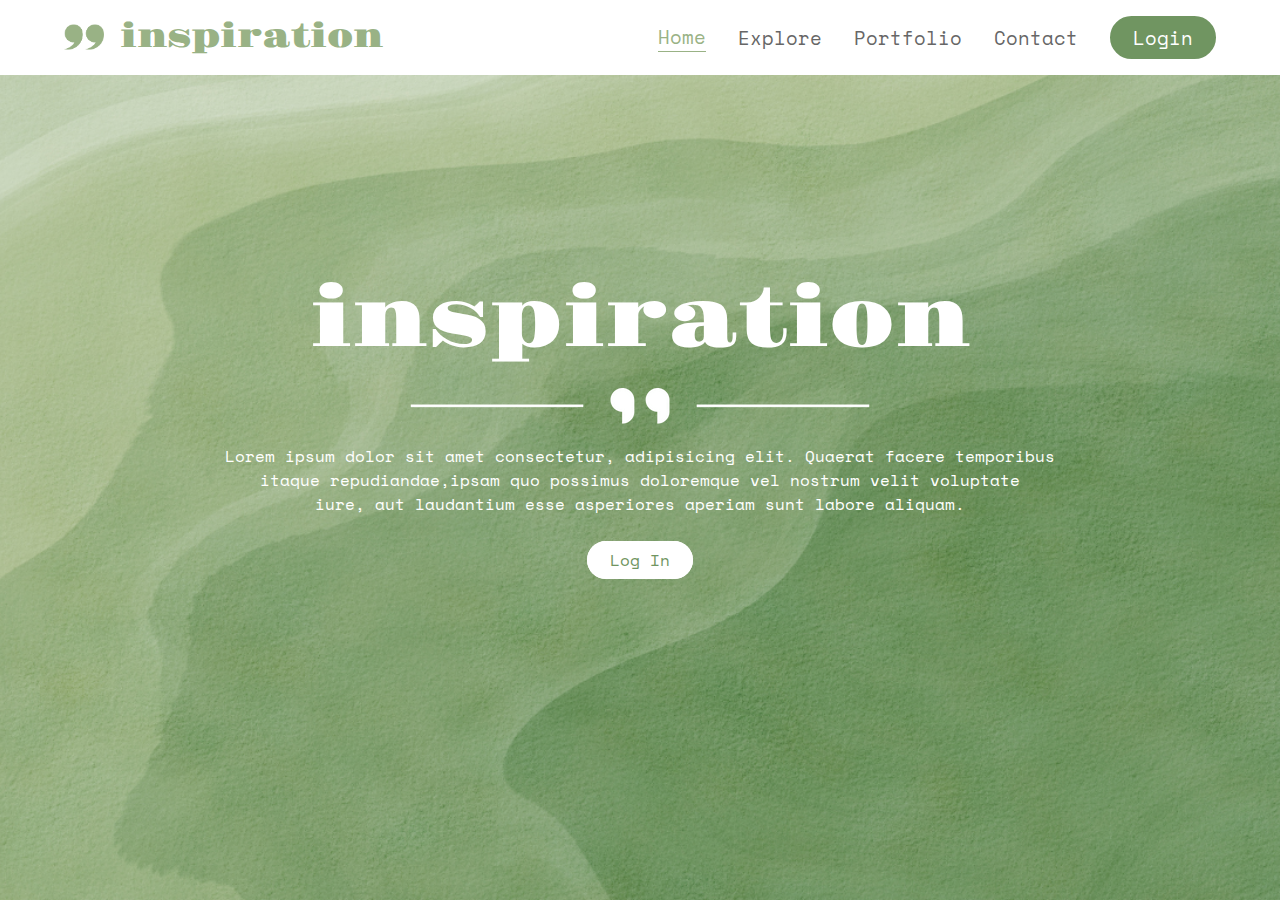
<file: index.html>
<!DOCTYPE html>
<html lang="en">

<head>
    <meta charset="UTF-8">
    <meta name="viewport" content="width=device-width, initial-scale=1.0">
    <title>inspiration</title>

    <link rel="icon" href="assets/images/logo.png" type="image/x-icon">

    <link rel="stylesheet" href="assets/css/index.css">
</head>

<body>
    <!-- Header Section Start -->

    <header class="header">
        <div class="headerIcon">
            <img class="headerIconImg" src="assets/images/logo.png" alt="logo">
            <h1 class="headerIconText">inspiration</h1>
        </div>
        <div class="headerNavLinks">
            <a href="#" class="link active">Home</a>
            <a href="#" class="link">Explore</a>
            <a href="#" class="link">Portfolio</a>
            <a href="#" class="link">Contact</a>
            <a href="login.html" class="buttonLogin">Login</a>
        </div>
    </header>

    <!-- Header Section End -->

    <section class="homeSection">
        <div class="content">
            <h1 class="title">inspiration</h1>
            <img class="quoteline" src="assets/images/quote-line.png" alt="quote-line">
            <p class="paragraph">Lorem ipsum dolor sit amet consectetur, adipisicing elit. Quaerat facere temporibus<br> itaque repudiandae,ipsam quo possimus doloremque vel nostrum velit voluptate <br>iure, aut laudantium esse asperiores aperiam sunt labore aliquam.</p>
            <a href="#" class="exploreButton">Log In</a>
        </div>
    </section>

    <!-- Home Section Start -->
</body>

</html>
</file>
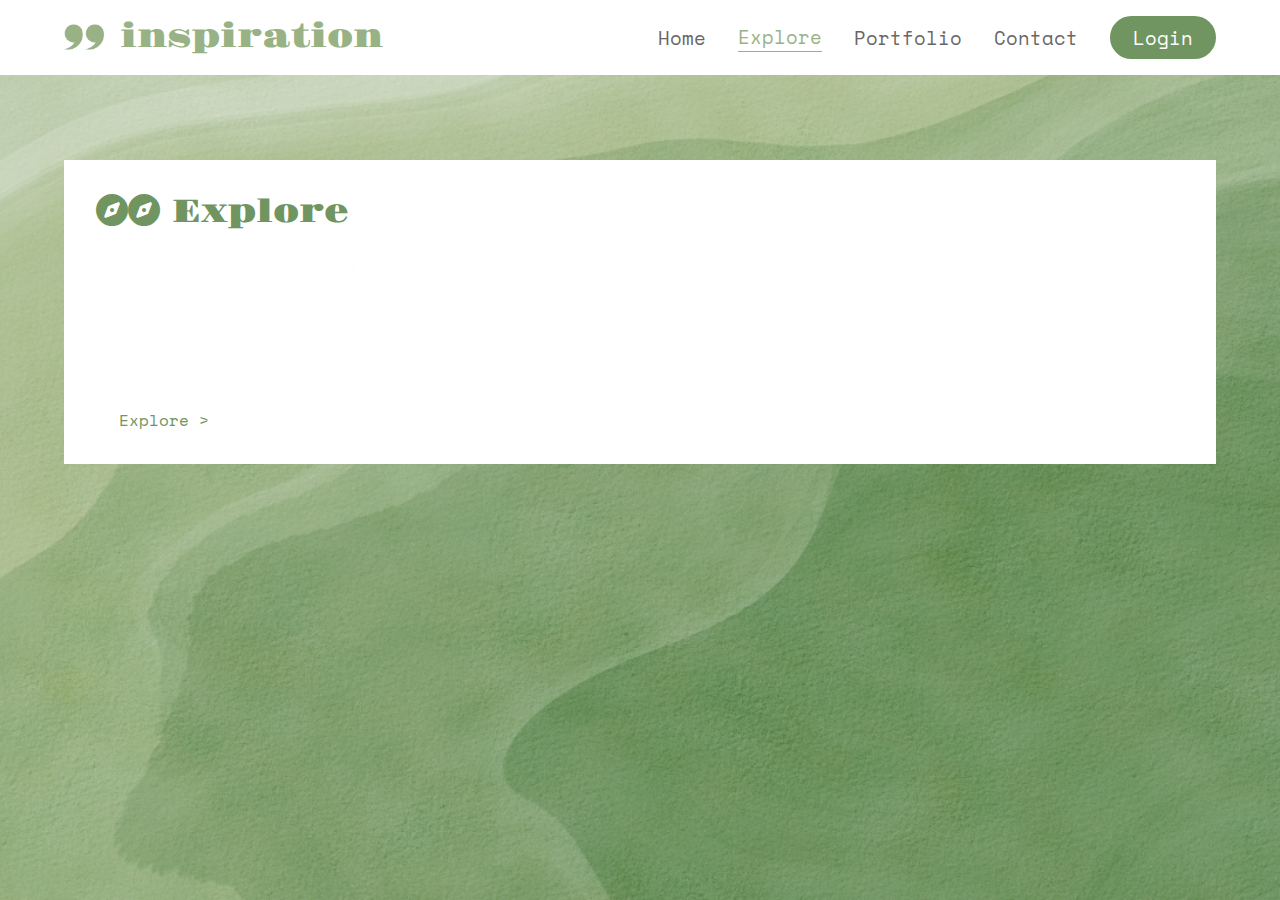
<file: explore.html>
<!DOCTYPE html>
<html lang="en">

<head>
    <meta charset="UTF-8">
    <meta name="viewport" content="width=device-width, initial-scale=1.0">
    <title>inspiration</title>

    <link rel="icon" href="assets/images/logo.png" type="image/x-icon">

    <link rel="stylesheet" href="assets/css/explore.css">

    <link rel="stylesheet" href="https://cdnjs.cloudflare.com/ajax/libs/font-awesome/6.7.2/css/all.min.css" integrity="sha512-Evv84Mr4kqVGRNSgIGL/F/aIDqQb7xQ2vcrdIwxfjThSH8CSR7PBEakCr51Ck+w+/U6swU2Im1vVX0SVk9ABhg==" crossorigin="anonymous" referrerpolicy="no-referrer" />
</head>

<body>
    <!-- Header Section Start -->

    <header class="header">
        <div class="headerIcon">
            <img class="headerIconImg" src="assets/images/logo.png" alt="logo">
            <h1 class="headerIconText">inspiration</h1>
        </div>
        <div class="headerNavLinks">
            <a href="index.html" class="link">Home</a>
            <a href="explore.html" class="link active">Explore</a>
            <a href="portfolio.html" class="link">Portfolio</a>
            <a href="contact.html" class="link">Contact</a>
            <a href="login.html" class="buttonLogin">Login</a>
        </div>
    </header>

    <!-- Header Section End -->

    <section class="homeSection">
        <div class="content">
            <h1 class="title"><i class="fa-solid fa-compass"></i><i class="fa-solid fa-compass"></i> Explore</h1>
            <img class="quoteline" src="assets/images/quote-line.png" alt="quote-line">
            <p class="paragraph">Lorem ipsum dolor sit amet consectetur, adipisicing elit. Quaerat facere temporibus<br> itaque repudiandae,ipsam quo possimus doloremque vel nostrum velit voluptate <br>iure, aut laudantium esse asperiores aperiam sunt labore aliquam.</p>
            <a href="#" class="exploreButton">Explore ></a>
        </div>
    </section>

    <!-- Home Section Start -->
</body>

</html>
</file>
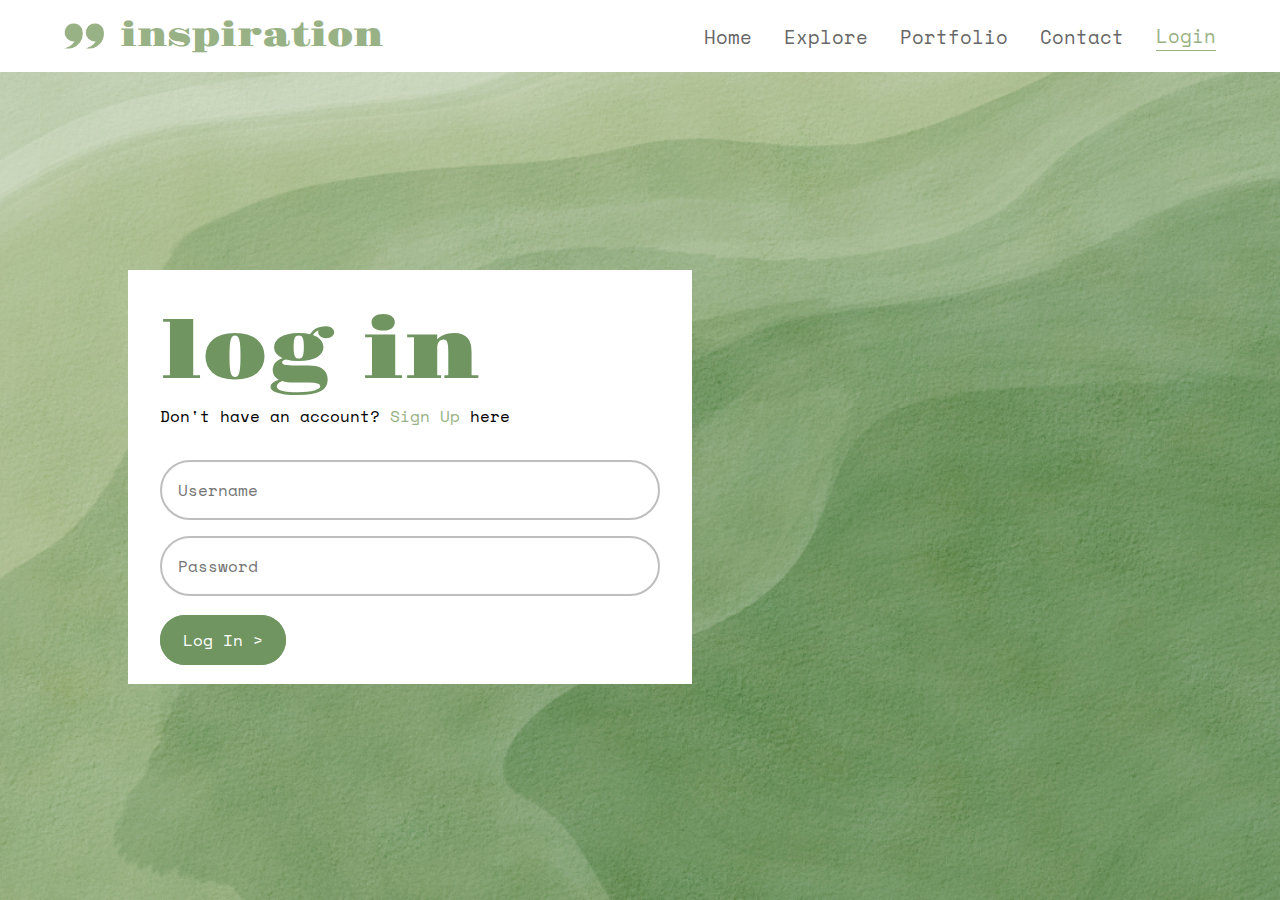
<file: login.html>
<!DOCTYPE html>
<html lang="en">

<head>
    <meta charset="UTF-8">
    <meta name="viewport" content="width=device-width, initial-scale=1.0">
    <title>inspiration</title>

    <link rel="icon" href="assets/images/logo.png" type="image/x-icon">

    <link rel="stylesheet" href="assets/css/login.css">
</head>

<body>
    <!-- Header Section Start -->

    <header class="header">
        <div class="headerIcon">
            <img class="headerIconImg" src="assets/images/logo.png" alt="logo">
            <h1 class="headerIconText">inspiration</h1>
        </div>
        <div class="headerNavLinks">
            <a href="index.html" class="link">Home</a>
            <a href="explore.html" class="link">Explore</a>
            <a href="portfolio.html" class="link">Portfolio</a>
            <a href="contact.html" class="link">Contact</a>
            <a href="login.html" class="link active"><i class="fa-solid fa-right-to-bracket"></i> Login</a>
        </div>
    </header>

    <!-- Header Section End -->

    <section class="homeSection">
        <div class="content">
            <h1 class="title">log in</h1>
            <p>Don't have an account? <a href="signup.html" id="signup">Sign Up</a> here</p>
            <form>
                <input type="text" name="username" id="input" placeholder="Username">
                <br>
                <input type="password" name="password" id="input" placeholder="Password" style="margin-bottom: 2rem;">
            </form>
            <a href="#" class="logInButton" styl="margin-bottom: 2rem;">Log In ></a>
        </div>
    </section>

    <!-- Home Section Start -->
</body>

</html>
</file>
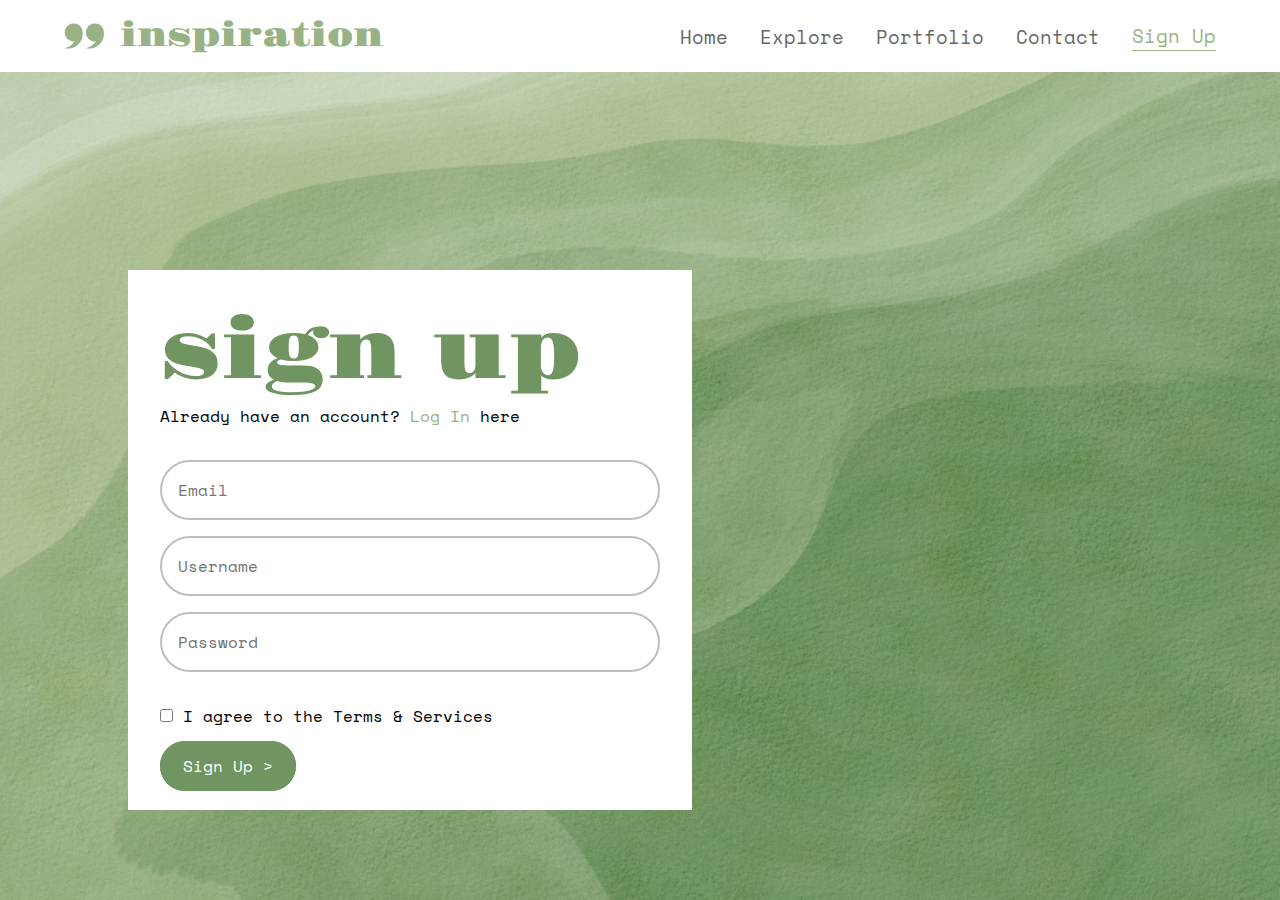
<file: signup.html>
<!DOCTYPE html>
<html lang="en">

<head>
    <meta charset="UTF-8">
    <meta name="viewport" content="width=device-width, initial-scale=1.0">
    <title>inspiration</title>

    <link rel="icon" href="assets/images/logo.png" type="image/x-icon">

    <link rel="stylesheet" href="assets/css/signup.css">
</head>

<body>
    <!-- Header Section Start -->

    <header class="header">
        <div class="headerIcon">
            <img class="headerIconImg" src="assets/images/logo.png" alt="logo">
            <h1 class="headerIconText">inspiration</h1>
        </div>
        <div class="headerNavLinks">
            <a href="index.html" class="link">Home</a>
            <a href="explore.html" class="link">Explore</a>
            <a href="portfolio.html" class="link">Portfolio</a>
            <a href="contact.html" class="link">Contact</a>
            <a href="login.html" class="link active"><i class="fa-solid fa-right-to-bracket"></i> Sign Up</a>
        </div>
    </header>

    <!-- Header Section End -->

    <section class="homeSection">
        <div class="content">
            <h1 class="title">sign up</h1>
            <p>Already have an account? <a href="login.html" id="signup">Log In</a> here</p>
            <form>
                <input type="email" name="email" id="input" placeholder="Email">
                <br>
                <input type="text" name="username" id="input" placeholder="Username">
                <br>
                <input type="password" name="password" id="input" placeholder="Password" style="margin-bottom: 2rem;">
                <br>
                <input type="checkbox" id="agree"> I agree to the Terms & Services
            </form>
            <a href="#" class="logInButton" styl="margin-bottom: 2rem;">Sign Up ></a>
        </div>
    </section>

    <!-- Home Section Start -->
</body>

</html>
</file>
<file: assets/css/index.css>
/* Google Fonts */
@import url('https://fonts.googleapis.com/css2?family=Gravitas+One&family=Space+Mono:ital,wght@0,400;0,700;1,400;1,700&display=swap');

body {
    background-image: url("../images/background.png");
    background-repeat: no-repeat;
    background-position: center center;
    background-size: cover;
    min-height: 100vh;
}

* {
    margin: 0;
    padding: 0;
    outline: 0;
    text-decoration: none;
    font-family: "Space Mono", monospace;
}

:root {
    --brand-accent-color: #99b285;
    --accent-color: #709561;
    --accent-color-dark: #99b285;
    --color-white: #ffffff;
}

header {
    display: flex;
    background-color: var(--color-white);
    padding: 1rem 5%;
    justify-content: space-between;
    position: fixed;
    width: -webkit-fill-available;
    top: 0;
    left: 0;
}

.header .headerNavLinks {
    display: flex; 
    align-items: center;
    gap: 2rem; 
}

.header .headerIcon {
    display: flex;
    align-items: center;
}

.header .headerIcon .headerIconText {
    font-family:"Gravitas One", serif;
    font-weight: 500;
    color: var(--brand-accent-color);
    font-size: 2rem;
    margin-left: 1rem;
    animation: headerIconTextAppear .5s linear both;
    animation-delay: .3s;
}

@keyframes headerIconTextAppear {
    0% {
        transform: translateX(100);
        opacity: 0;
    }
    100% {
        transform: translateX(0);
    }
}

.header .headerIcon .headerIconImg {
    height: 2.5rem;
    width: 2.5rem;
    animation: headerIconImgAppear .5s linear both;
}

@keyframes headerIconImgAppear {
    0% {
        opacity: 0;
    }
    100% {
        opacity: 1;
    }
}

.header .headerNavLinks a{
    font-family: "Space Mono", monospace;
    font-size: 1.2rem;
    transition: .5s;
    color: rgb(102, 102, 102);
}

.header .headerNavLinks .active,
.header .headerNavLinks .link:hover {
    color:var(--accent-color-dark);
    border-bottom: var(--accent-color-dark) solid 1px;
}

.header .headerNavLinks .buttonLogin {
    background-color: var(--accent-color);
    padding: .3rem 1.3rem;
    border-radius: 1.5rem;
    color: white;
    align-items: center;
    transition: .3s;
    border: var(--accent-color) solid 2px;
}

.header .headerNavLinks .buttonLogin:hover {
    background-color: transparent;
    color: var(--accent-color);
}










.homeSection {
    height: 100%;
    align-items: center;
    padding: 30vh 5% 2rem;
    text-align: center;
}

.homeSection .content .title {
    font-family: "Gravitas One", serif;
    font-weight: 500;
    font-size: 5rem;
    color: white;
    animation: homeTitleAppear 1s ease-out forwards;
}

@keyframes homeTitleAppear {
    0% {
        font-size: 2rem;
        opacity: 0;
    }
    100% {
        opacity: 1;
    }
}

.homeSection .content .quoteline {
    margin-top: 1rem;
    animation: quoteBarAppear .5s linear both;
    animation-delay: .5s;
}

@keyframes quoteBarAppear{
    0% {
        opacity: 0;
    }
    100% {
        opacity: 1;
    }
}

.homeSection .content p {
    color: white;
    margin-bottom: 2rem;
    animation: paragraphAppear .5s linear both;
    animation-delay: .7s;
}

@keyframes paragraphAppear {
    0% {
        opacity: 0;
    }
    100% {
        opacity: 1;
    }
}

.homeSection .content .exploreButton {
    background-color: white;
    padding: .3rem 1.3rem;
    border-radius: 1.5rem;
    color: var(--accent-color);
    align-items: center;
    transition: .3s;
    border: white solid 2px;

    animation: exploreButtonAppear .5s ease-out both;
    animation-delay: .8s;
}

@keyframes exploreButtonAppear {
    0% {
        transform: translateY(100);
        opacity: 0;
    }
    100% {
        transform: translateY(0);
    }
}

.homeSection .content .exploreButton:hover {
    background-color: transparent;
    color: white;
}
</file>
<file: assets/css/explore.css>
/* Google Fonts */
@import url('https://fonts.googleapis.com/css2?family=Gravitas+One&family=Space+Mono:ital,wght@0,400;0,700;1,400;1,700&display=swap');

body {
    background-image: url("../images/background.png");
    background-repeat: no-repeat;
    background-position: center center;
    background-size: cover;
    min-height: 100vh;
}

* {
    margin: 0;
    padding: 0;
    outline: 0;
    text-decoration: none;
    font-family: "Space Mono", monospace;
}

:root {
    --brand-accent-color: #99b285;
    --accent-color: #709561;
    --accent-color-dark: #99b285;
    --color-white: #ffffff;
}

header {
    display: flex;
    background-color: var(--color-white);
    padding: 1rem 5%;
    justify-content: space-between;
    position: fixed;
    width: -webkit-fill-available;
    top: 0;
    left: 0;
}

.header .headerNavLinks {
    display: flex; 
    align-items: center;
    gap: 2rem; 
}

.header .headerIcon {
    display: flex;
    align-items: center;
}

.header .headerIcon .headerIconText {
    font-family:"Gravitas One", serif;
    font-weight: 500;
    color: var(--brand-accent-color);
    font-size: 2rem;
    margin-left: 1rem;
}

.header .headerIcon .headerIconImg {
    height: 2.5rem;
    width: 2.5rem;
}

.header .headerNavLinks a{
    font-family: "Space Mono", monospace;
    font-size: 1.2rem;
    transition: .5s;
    color: rgb(102, 102, 102);
}

.header .headerNavLinks .active,
.header .headerNavLinks .link:hover {
    color:var(--accent-color-dark);
    border-bottom: var(--accent-color-dark) solid 1px;
}

.header .headerNavLinks .buttonLogin {
    background-color: var(--accent-color);
    padding: .3rem 1.3rem;
    border-radius: 1.5rem;
    color: white;
    align-items: center;
    transition: .3s;
    border: var(--accent-color) solid 2px;
}

.header .headerNavLinks .buttonLogin:hover {
    background-color: transparent;
    color: var(--accent-color);
}










.homeSection {
    height: 100%;
    align-items: center;
    padding: 10rem 5% 2rem;
    text-align: left;
}

.homeSection .content {
    background-color: white;
    padding: 2rem;
}

.homeSection .content .title {
    font-family: "Gravitas One", serif;
    font-weight: 500;
    font-size: 2rem;
    color: var(--accent-color);
    animation: homeTitleAppear 1s ease-out forwards;
}

@keyframes homeTitleAppear {
    0% {
        font-size: 2rem;
        opacity: 0;
    }
    100% {
        opacity: 1;
    }
}

.homeSection .content .quoteline {
    margin-top: 1rem;
    animation: quoteBarAppear .5s linear both;
    animation-delay: .5s;
}

@keyframes quoteBarAppear{
    0% {
        opacity: 0;
    }
    100% {
        opacity: 1;
    }
}

.homeSection .content p {
    color: white;
    margin-bottom: 2rem;
    animation: paragraphAppear .5s linear both;
    animation-delay: .7s;
}

@keyframes paragraphAppear {
    0% {
        opacity: 0;
    }
    100% {
        opacity: 1;
    }
}

.homeSection .content .exploreButton {
    background-color: white;
    padding: .3rem 1.3rem;
    border-radius: 1.5rem;
    color: var(--accent-color);
    align-items: center;
    transition: .3s;
    border: white solid 2px;

    animation: exploreButtonAppear .5s ease-out both;
    animation-delay: .8s;
}

@keyframes exploreButtonAppear {
    0% {
        transform: translateY(100);
        opacity: 0;
    }
    100% {
        transform: translateY(0);
    }
}

.homeSection .content .exploreButton:hover {
    background-color: transparent;
    color: white;
}
</file>
<file: assets/css/login.css>
/* Google Fonts */
@import url('https://fonts.googleapis.com/css2?family=Gravitas+One&family=Space+Mono:ital,wght@0,400;0,700;1,400;1,700&display=swap');


/* Body Background */
body {
    background-image: url("../images/background.png");
    background-repeat: no-repeat;
    background-position: center center;
    background-size: cover;
    min-height: 100vh;
}


/* Universal Selector */
* {
    margin: 0;
    padding: 0;
    outline: 0;
    text-decoration: none;
    font-family: "Space Mono", monospace;
}

/* Global Variables */
:root {
    --brand-accent-color: #99b285;
    --accent-color: #709561;
    --accent-color-dark: #99b285;
    --color-white: #ffffff;
}


/* Header Configuration */
header {
    display: flex;
    background-color: var(--color-white);
    padding: 1rem 5%;
    justify-content: space-between;
    position: fixed;
    width: -webkit-fill-available;
    top: 0;
    left: 0;

}


/* Header links's configuration */
.header .headerNavLinks {
    display: flex; 
    align-items: center;
    gap: 2rem; 
}

/* Header's icon configuration */
.header .headerIcon {
    display: flex;
    align-items: center;
}

.header .headerIcon .headerIconText {
    font-family:"Gravitas One", serif;
    font-weight: 500;
    color: var(--brand-accent-color);
    font-size: 2rem;
    margin-left: 1rem;
}

.header .headerIcon .headerIconImg {
    height: 2.5rem;
    width: 2.5rem;
}

.header .headerNavLinks a{
    font-family: "Space Mono", monospace;
    font-size: 1.2rem;
    transition: .5s;
    color: rgb(102, 102, 102);
}

.header .headerNavLinks .active,
.header .headerNavLinks .link:hover {
    color:var(--accent-color-dark);
    border-bottom: var(--accent-color-dark) solid 1px;
}







.homeSection {
    height: 100%;
    align-items: right;
    padding: 30vh 10% 2rem;
    text-align: left;
}

.homeSection .content {
    padding: 2rem;
    background-color: white;
    width: 500px;
}

.homeSection .content .title {
    font-family: "Gravitas One", serif;
    font-weight: 500;
    font-size: 5rem;
    color: var(--accent-color);
    animation: homeTitleAppear 1s ease-out forwards;
}

@keyframes homeTitleAppear {
    0% {
        opacity: 0;
    }
    100% {
        opacity: 1;
    }
}

.homeSection .content p {
    color: rgb(0, 0, 0);
    margin-bottom: 2rem;
    animation: paragraphAppear .5s linear both;
    animation-delay: .7s;
}

@keyframes paragraphAppear {
    0% {
        opacity: 0;
    }
    100% {
        opacity: 1;
    }
}

.homeSection .content .logInButton {
    background-color: var(--accent-color);
    padding: .7rem 1.3rem;
    border-radius: 2rem;
    color: white;
    align-items: center;
    transition: .3s;
    border: var(--accent-color) solid 2px;
    animation: logInButtonAppear .5s ease-out both;
    animation-delay: .8s;
}

@keyframes logInButtonAppear {
    0% {
        transform: translateY(100);
        opacity: 0;
    }
    100% {
        transform: translateY(0);
    }
}

.homeSection .content .logInButton:hover {
    background-color: transparent;
    color: var(--accent-color);
}

#input {
    margin-bottom: 1rem;
    border: rgb(190, 190, 190) solid 2px;
    padding: 1rem;
    font-size: 1rem;
    width: -webkit-fill-available;
    border-radius: 50px;
    transition: .2s;
}

#input:hover {
    border: var(--accent-color) solid 2px;
}

#signup {
    color:#99b285;
    transition: .3s;
}

#signup:hover {
    color:#709561;
    text-decoration: underline;
}
</file>
<file: assets/css/signup.css>
/* Google Fonts */
@import url('https://fonts.googleapis.com/css2?family=Gravitas+One&family=Space+Mono:ital,wght@0,400;0,700;1,400;1,700&display=swap');


/* Body Background */
body {
    background-image: url("../images/background.png");
    background-repeat: no-repeat;
    background-position: center center;
    background-size: cover;
    min-height: 100vh;
}


/* Universal Selector */
* {
    margin: 0;
    padding: 0;
    outline: 0;
    text-decoration: none;
    font-family: "Space Mono", monospace;
}

/* Global Variables */
:root {
    --brand-accent-color: #99b285;
    --accent-color: #709561;
    --accent-color-dark: #99b285;
    --color-white: #ffffff;
}


/* Header Configuration */
header {
    display: flex;
    background-color: var(--color-white);
    padding: 1rem 5%;
    justify-content: space-between;
    position: fixed;
    width: -webkit-fill-available;
    top: 0;
    left: 0;

}


/* Header links's configuration */
.header .headerNavLinks {
    display: flex; 
    align-items: center;
    gap: 2rem; 
}

/* Header's icon configuration */
.header .headerIcon {
    display: flex;
    align-items: center;
}

.header .headerIcon .headerIconText {
    font-family:"Gravitas One", serif;
    font-weight: 500;
    color: var(--brand-accent-color);
    font-size: 2rem;
    margin-left: 1rem;
}

.header .headerIcon .headerIconImg {
    height: 2.5rem;
    width: 2.5rem;
}

.header .headerNavLinks a{
    font-family: "Space Mono", monospace;
    font-size: 1.2rem;
    transition: .5s;
    color: rgb(102, 102, 102);
}

.header .headerNavLinks .active,
.header .headerNavLinks .link:hover {
    color:var(--accent-color-dark);
    border-bottom: var(--accent-color-dark) solid 1px;
}







.homeSection {
    height: 100%;
    align-items: right;
    padding: 30vh 10% 2rem;
    text-align: left;
}

.homeSection .content {
    padding: 2rem;
    background-color: white;
    width: 500px;
}

.homeSection .content .title {
    font-family: "Gravitas One", serif;
    font-weight: 500;
    font-size: 5rem;
    color: var(--accent-color);
    animation: homeTitleAppear 1s ease-out forwards;
}

@keyframes homeTitleAppear {
    0% {
        opacity: 0;
    }
    100% {
        opacity: 1;
    }
}

.homeSection .content p {
    color: rgb(0, 0, 0);
    margin-bottom: 2rem;
    animation: paragraphAppear .5s linear both;
    animation-delay: .7s;
}

@keyframes paragraphAppear {
    0% {
        opacity: 0;
    }
    100% {
        opacity: 1;
    }
}

.homeSection .content .logInButton {
    background-color: var(--accent-color);
    padding: .7rem 1.3rem;
    border-radius: 2rem;
    color: white;
    align-items: center;
    transition: .3s;
    border: var(--accent-color) solid 2px;
    animation: logInButtonAppear .5s ease-out both;
    animation-delay: .8s;
}

@keyframes logInButtonAppear {
    0% {
        transform: translateY(100);
        opacity: 0;
    }
    100% {
        transform: translateY(0);
    }
}

.homeSection .content .logInButton:hover {
    background-color: transparent;
    color: var(--accent-color);
}

#input {
    margin-bottom: 1rem;
    border: rgb(190, 190, 190) solid 2px;
    padding: 1rem;
    font-size: 1rem;
    width: -webkit-fill-available;
    border-radius: 50px;
    transition: .2s;
    caret-color: #709561;
}

#input:hover {
    border: var(--accent-color) solid 2px;
}

#signup {
    color:#99b285;
    transition: .3s;
}

#signup:hover {
    color:#709561;
    text-decoration: underline;
}

#agree {
    color: var(--accent-color);
    margin-bottom: 2rem;
}
</file>
